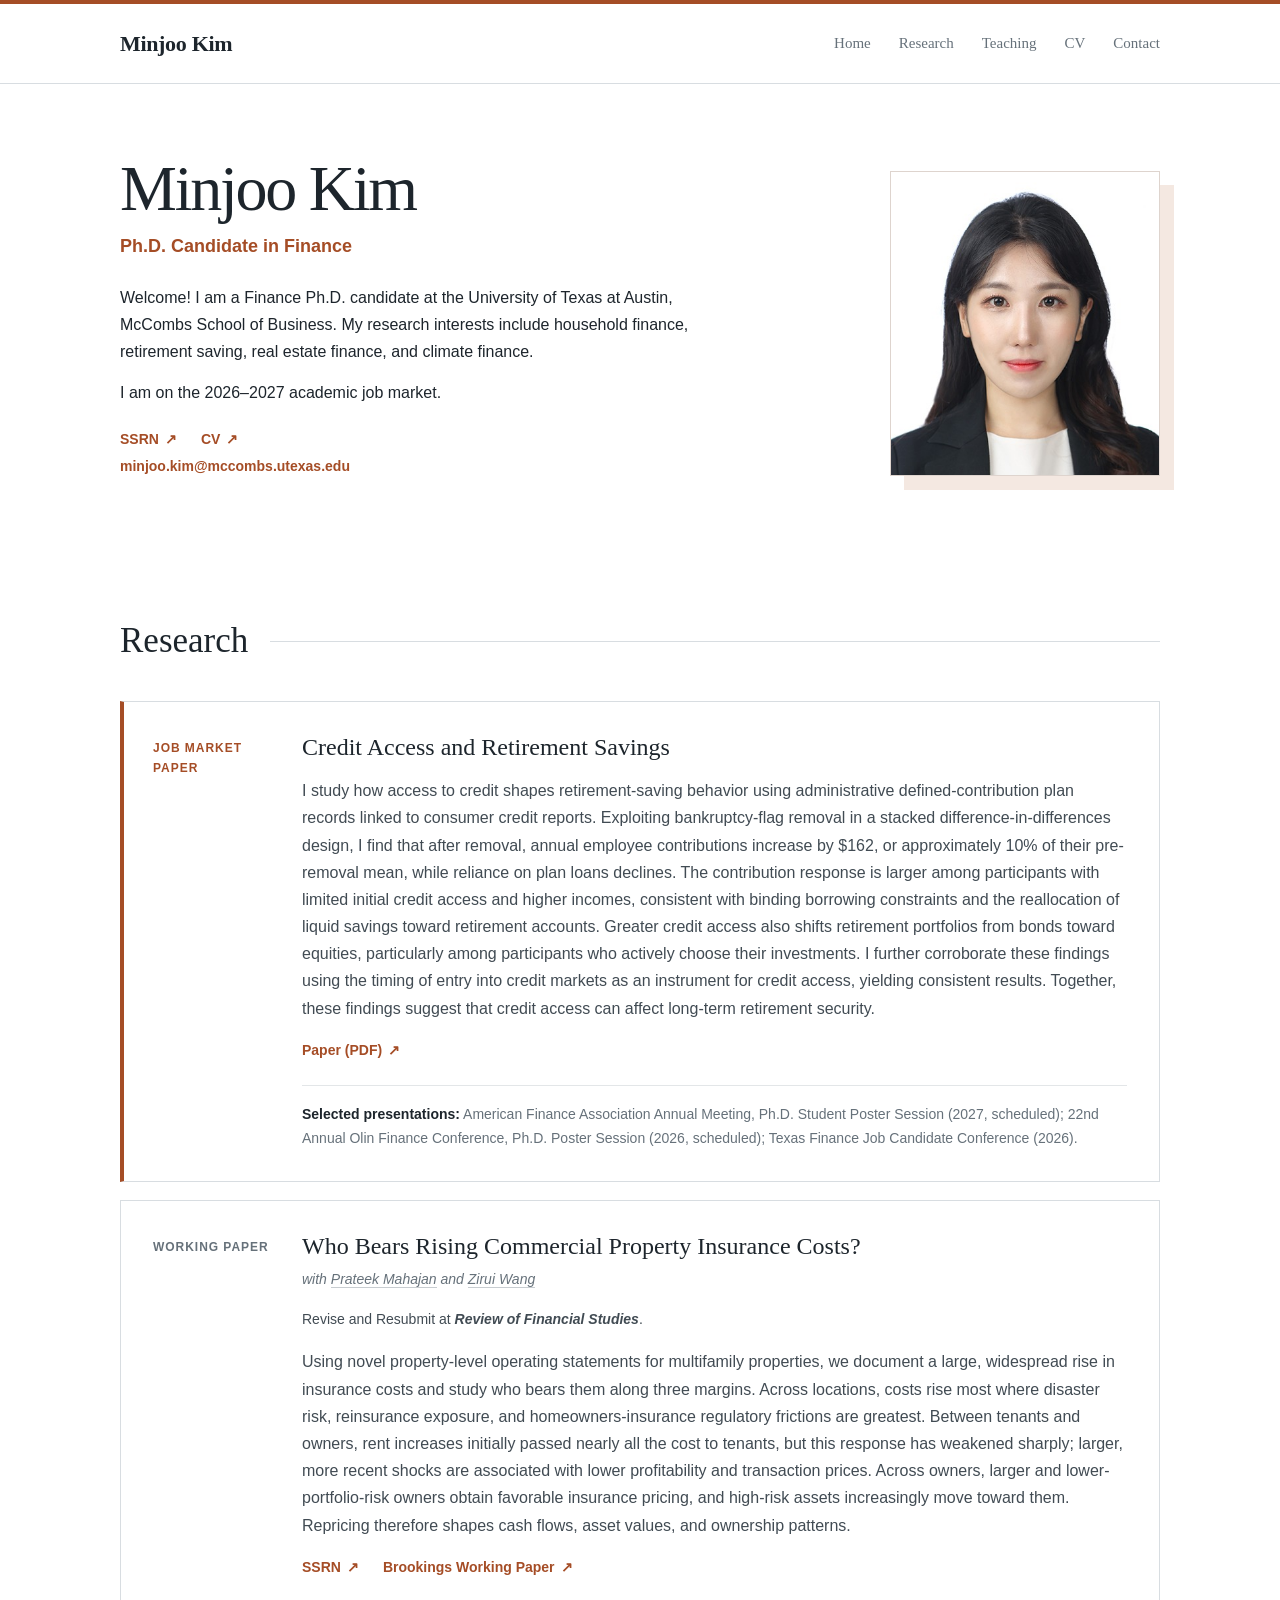
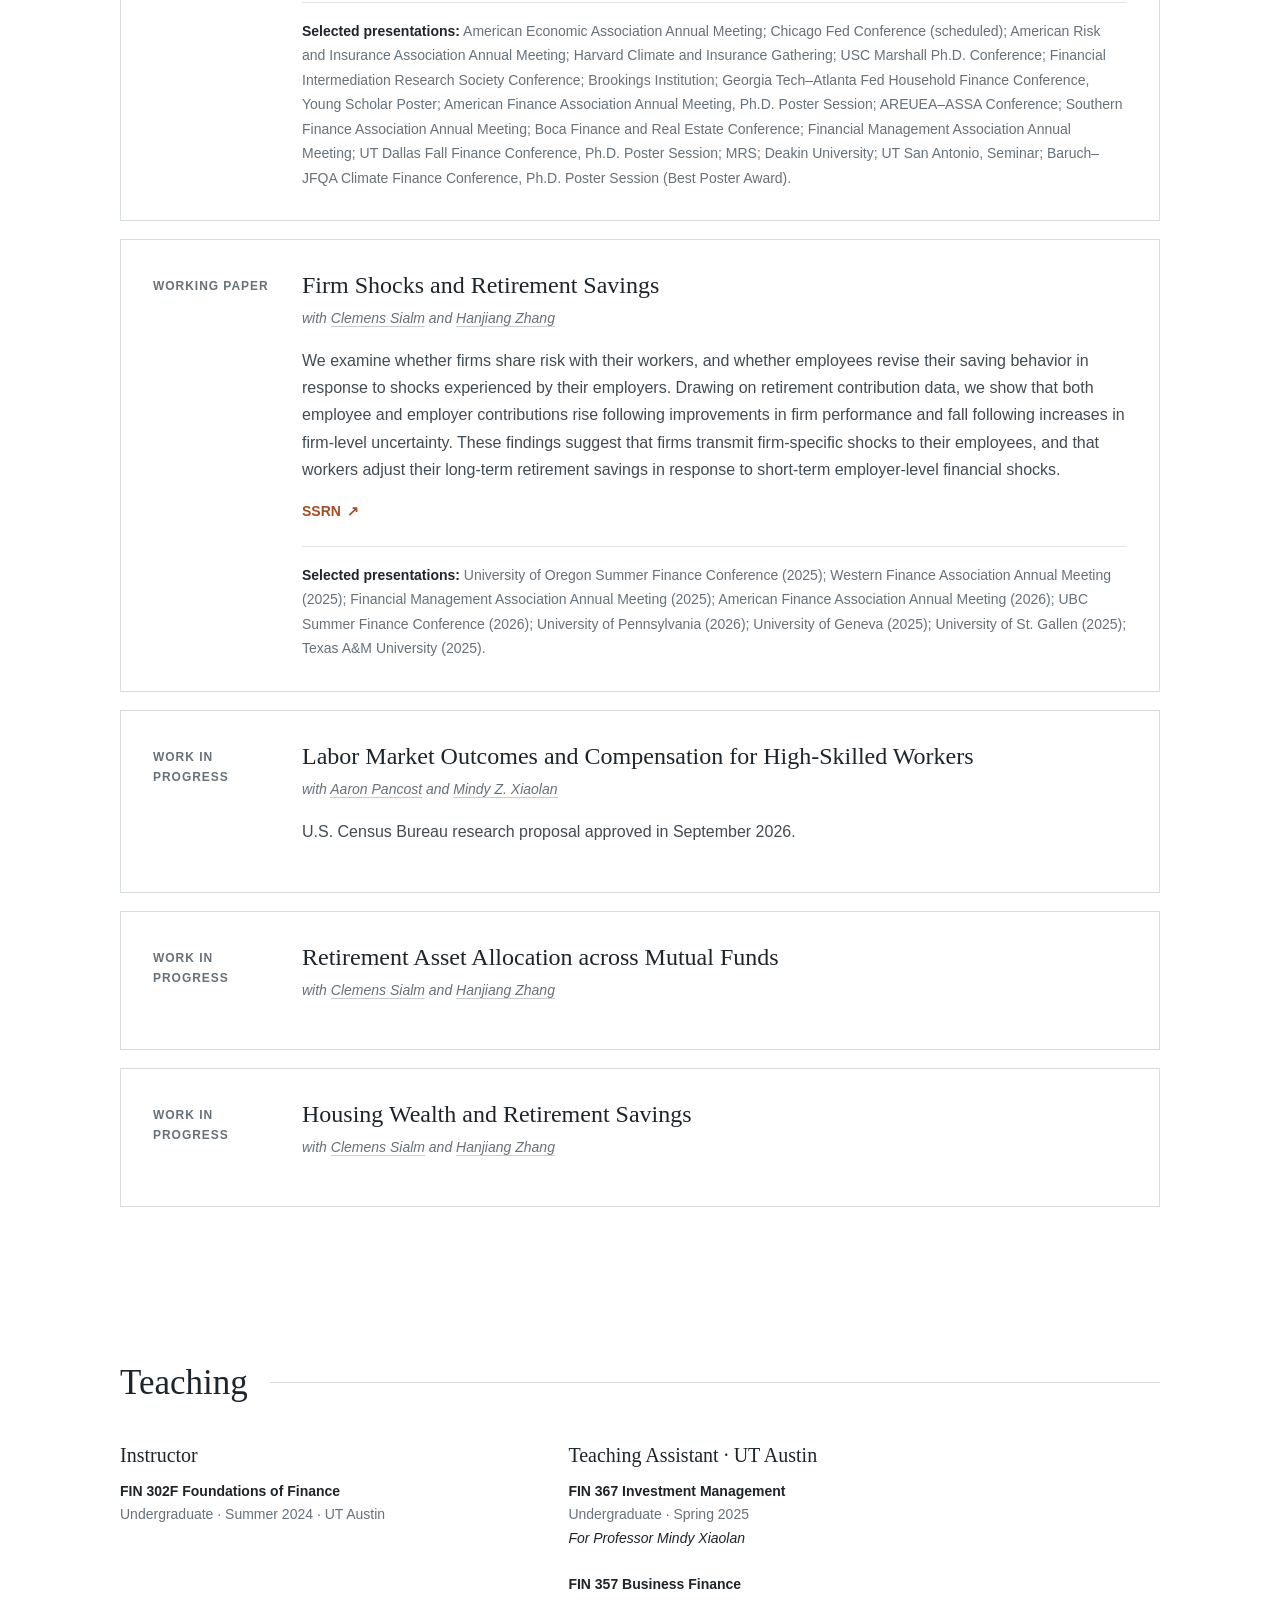
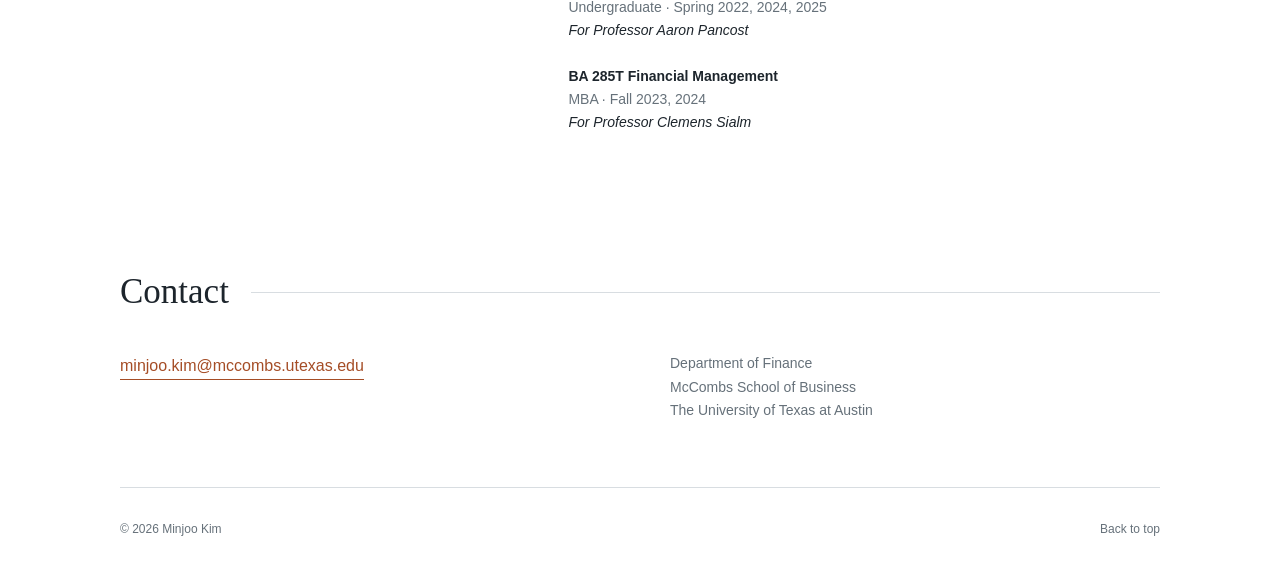
<file: index.html>
<!doctype html>
<html lang="en">
  <head>
    <meta charset="utf-8" />
    <meta name="viewport" content="width=device-width, initial-scale=1" />
    <meta
      name="description"
      content="Minjoo Kim is a Finance Ph.D. candidate at the University of Texas at Austin studying household finance, retirement saving, real estate, and climate finance."
    />
    <title>Minjoo Kim | Finance Ph.D. Candidate</title>
    <link rel="canonical" href="https://minjookim-finance.github.io/" />
    <link rel="icon" href="favicon.svg" type="image/svg+xml" />
    <link rel="stylesheet" href="styles.css?v=20261107" />
  </head>
  <body>
    <main id="home">
      <header class="site-header">
        <a class="site-name" href="#home">Minjoo Kim</a>
        <nav aria-label="Primary navigation">
          <a href="#home">Home</a>
          <a href="#research">Research</a>
          <a href="#teaching">Teaching</a>
          <a href="cv.pdf?v=20261109-blue-links" target="_blank" rel="noopener noreferrer">CV</a>
          <a href="#contact">Contact</a>
        </nav>
      </header>

      <section class="intro" aria-labelledby="intro-title">
        <img
          class="portrait"
          src="minjoo-kim.png"
          alt="Portrait of Minjoo Kim"
          width="412"
          height="466"
        />
        <div class="intro-copy">
          <h1 id="intro-title">Minjoo Kim</h1>
          <p class="role">Ph.D. Candidate in Finance</p>
          <p>
            Welcome! I am a Finance Ph.D. candidate at the University of Texas
            at Austin, McCombs School of Business. My research interests include
            household finance, retirement saving, real estate finance, and
            climate finance.
          </p>
          <p>I am on the 2026–2027 academic job market.</p>
          <div class="intro-links">
            <a
              class="text-link"
              href="https://papers.ssrn.com/sol3/cf_dev/AbsByAuth.cfm?per_id=6722458"
              target="_blank"
              rel="noreferrer"
            >SSRN <span aria-hidden="true">↗</span></a>
            <a class="text-link" href="cv.pdf?v=20261109-blue-links" target="_blank" rel="noopener noreferrer">CV <span aria-hidden="true">↗</span></a>
          </div>
          <p class="intro-email">
            <span class="text-link">minjoo.kim@mccombs.utexas.edu</span>
          </p>
        </div>
      </section>

      <section class="section" id="research">
        <h2>Research</h2>

        <article class="paper featured-paper">
          <div class="paper-label">Job Market Paper</div>
          <div class="paper-body">
            <h3>Credit Access and Retirement Savings</h3>
            <p>I study how access to credit shapes retirement-saving behavior using administrative defined-contribution plan records linked to consumer credit reports. Exploiting bankruptcy-flag removal in a stacked difference-in-differences design, I find that after removal, annual employee contributions increase by $162, or approximately 10% of their pre-removal mean, while reliance on plan loans declines. The contribution response is larger among participants with limited initial credit access and higher incomes, consistent with binding borrowing constraints and the reallocation of liquid savings toward retirement accounts. Greater credit access also shifts retirement portfolios from bonds toward equities, particularly among participants who actively choose their investments. I further corroborate these findings using the timing of entry into credit markets as an instrument for credit access, yielding consistent results. Together, these findings suggest that credit access can affect long-term retirement security.</p>
            <div class="paper-links">
              <a class="text-link" href="https://www.dropbox.com/scl/fi/dglsibqgftxxsbpecxyi1/Credit_Access_and_Retirement_Savings.pdf?rlkey=s6qvxqg0o8bm8ei02ia1m0xuy&amp;dl=0" target="_blank" rel="noopener noreferrer">Paper (PDF) <span aria-hidden="true">↗</span></a>
            </div>
            <p class="presentations">
              <strong>Selected presentations:</strong> American Finance
              Association Annual Meeting, Ph.D. Student Poster Session (2027,
              scheduled); 22nd Annual Olin Finance Conference, Ph.D. Poster Session
              (2026, scheduled); Texas Finance Job Candidate Conference (2026).
            </p>
          </div>
        </article>

        <article class="paper">
          <div class="paper-label">Working Paper</div>
          <div class="paper-body">
            <h3>Who Bears Rising Commercial Property Insurance Costs?</h3>
            <p class="authors">
              with
              <a href="https://www.prateekmahajan.com/" target="_blank" rel="noreferrer">Prateek Mahajan</a>
              and
              <a href="https://www.zirui-wang.com/" target="_blank" rel="noreferrer">Zirui Wang</a>
            </p>
            <p class="journal-status">Revise and Resubmit at <strong><em>Review of Financial Studies</em></strong>.</p>
            <p>
              Using novel property-level operating statements for multifamily
              properties, we document a large, widespread rise in insurance
              costs and study who bears them along three margins. Across
              locations, costs rise most where disaster risk, reinsurance
              exposure, and homeowners-insurance regulatory frictions are
              greatest. Between tenants and owners, rent increases initially
              passed nearly all the cost to tenants, but this response has
              weakened sharply; larger, more recent shocks are associated with
              lower profitability and transaction prices. Across owners,
              larger and lower-portfolio-risk owners obtain favorable insurance
              pricing, and high-risk assets increasingly move toward them.
              Repricing therefore shapes cash flows, asset values, and ownership
              patterns.
            </p>
            <div class="paper-links">
              <a class="text-link" href="https://papers.ssrn.com/sol3/papers.cfm?abstract_id=5175451" target="_blank" rel="noreferrer">SSRN <span aria-hidden="true">↗</span></a>
              <a class="text-link" href="https://www.brookings.edu/articles/who-bears-rising-commercial-property-insurance-costs/" target="_blank" rel="noreferrer">Brookings Working Paper <span aria-hidden="true">↗</span></a>
            </div>
            <p class="presentations">
              <strong>Selected presentations:</strong> American Economic
              Association Annual Meeting; Chicago Fed Conference (scheduled);
              American Risk and Insurance Association Annual Meeting; Harvard
              Climate and Insurance Gathering; USC Marshall Ph.D. Conference;
              Financial Intermediation Research Society Conference; Brookings
              Institution; Georgia Tech–Atlanta Fed Household Finance
              Conference, Young Scholar Poster; American Finance Association
              Annual Meeting, Ph.D. Poster Session; AREUEA–ASSA Conference;
              Southern Finance Association Annual Meeting; Boca Finance and Real
              Estate Conference; Financial Management Association Annual
              Meeting; UT Dallas Fall Finance Conference, Ph.D. Poster Session;
              MRS; Deakin University; UT San Antonio, Seminar; Baruch–JFQA
              Climate Finance Conference, Ph.D. Poster Session (Best Poster
              Award).
            </p>
          </div>
        </article>

        <article class="paper">
          <div class="paper-label">Working Paper</div>
          <div class="paper-body">
            <h3>Firm Shocks and Retirement Savings</h3>
            <p class="authors">
              with
              <a href="https://faculty.mccombs.utexas.edu/clemens.sialm/" target="_blank" rel="noreferrer">Clemens Sialm</a>
              and
              <a href="https://sites.google.com/site/hanjiangz/home" target="_blank" rel="noreferrer">Hanjiang Zhang</a>
            </p>
            <p>
              We examine whether firms share risk with their workers, and
              whether employees revise their saving behavior in response to
              shocks experienced by their employers. Drawing on retirement
              contribution data, we show that both employee and employer
              contributions rise following improvements in firm performance
              and fall following increases in firm-level uncertainty. These
              findings suggest that firms transmit firm-specific shocks to
              their employees, and that workers adjust their long-term
              retirement savings in response to short-term employer-level
              financial shocks.
            </p>
            <div class="paper-links">
              <a class="text-link" href="https://papers.ssrn.com/sol3/papers.cfm?abstract_id=5183691" target="_blank" rel="noreferrer">SSRN <span aria-hidden="true">↗</span></a>
            </div>
            <p class="presentations">
              <strong>Selected presentations:</strong> University of Oregon
              Summer Finance Conference (2025); Western Finance Association
              Annual Meeting (2025); Financial Management Association Annual
              Meeting (2025); American Finance Association Annual Meeting
              (2026); UBC Summer Finance Conference (2026); University of
              Pennsylvania (2026); University of Geneva (2025); University of
              St. Gallen (2025); Texas A&amp;M University (2025).
            </p>
          </div>
        </article>

        <article class="paper">
          <div class="paper-label">Work in Progress</div>
          <div class="paper-body">
            <h3>Labor Market Outcomes and Compensation for High-Skilled Workers</h3>
            <p class="authors">
              with
              <a href="https://sites.google.com/site/aaronpancost/home" target="_blank" rel="noreferrer">Aaron Pancost</a>
              and
              <a href="https://sites.google.com/view/mindyxiaolan" target="_blank" rel="noreferrer">Mindy Z. Xiaolan</a>
            </p>
            <p>U.S. Census Bureau research proposal approved in September 2026.</p>
          </div>
        </article>

        <article class="paper">
          <div class="paper-label">Work in Progress</div>
          <div class="paper-body">
            <h3>Retirement Asset Allocation across Mutual Funds</h3>
            <p class="authors">
              with
              <a href="https://faculty.mccombs.utexas.edu/clemens.sialm/" target="_blank" rel="noreferrer">Clemens Sialm</a>
              and
              <a href="https://sites.google.com/site/hanjiangz/home" target="_blank" rel="noreferrer">Hanjiang Zhang</a>
            </p>
          </div>
        </article>

        <article class="paper">
          <div class="paper-label">Work in Progress</div>
          <div class="paper-body">
            <h3>Housing Wealth and Retirement Savings</h3>
            <p class="authors">
              with
              <a href="https://faculty.mccombs.utexas.edu/clemens.sialm/" target="_blank" rel="noreferrer">Clemens Sialm</a>
              and
              <a href="https://sites.google.com/site/hanjiangz/home" target="_blank" rel="noreferrer">Hanjiang Zhang</a>
            </p>
          </div>
        </article>
      </section>

      <section class="section" id="teaching">
        <h2>Teaching</h2>
        <div class="teaching-list">
          <div>
            <h3>Instructor</h3>
            <p>
              <strong>FIN 302F Foundations of Finance</strong><br />
              Undergraduate · Summer 2024 · UT Austin
            </p>
          </div>
          <div>
            <h3>Teaching Assistant · UT Austin</h3>
            <p>
              <strong>FIN 367 Investment Management</strong><br />
              Undergraduate · Spring 2025<br />
              <span class="professor">For Professor Mindy Xiaolan</span><br /><br />
              <strong>FIN 357 Business Finance</strong><br />
              Undergraduate · Spring 2022, 2024, 2025<br />
              <span class="professor">For Professor Aaron Pancost</span><br /><br />
              <strong>BA 285T Financial Management</strong><br />
              MBA · Fall 2023, 2024<br />
              <span class="professor">For Professor Clemens Sialm</span>
            </p>
          </div>
        </div>
      </section>

      <section class="section" id="contact">
        <h2>Contact</h2>
        <div class="contact-grid">
          <a href="mailto:minjoo.kim@mccombs.utexas.edu">minjoo.kim@mccombs.utexas.edu</a>
          <p>
            Department of Finance<br />
            McCombs School of Business<br />
            The University of Texas at Austin
          </p>
        </div>
      </section>

      <footer>
        <span>© 2026 Minjoo Kim</span>
        <a href="#home">Back to top</a>
      </footer>
    </main>
    <script src="/assets/js/visit.js" defer></script>
  </body>
</html>
</file>
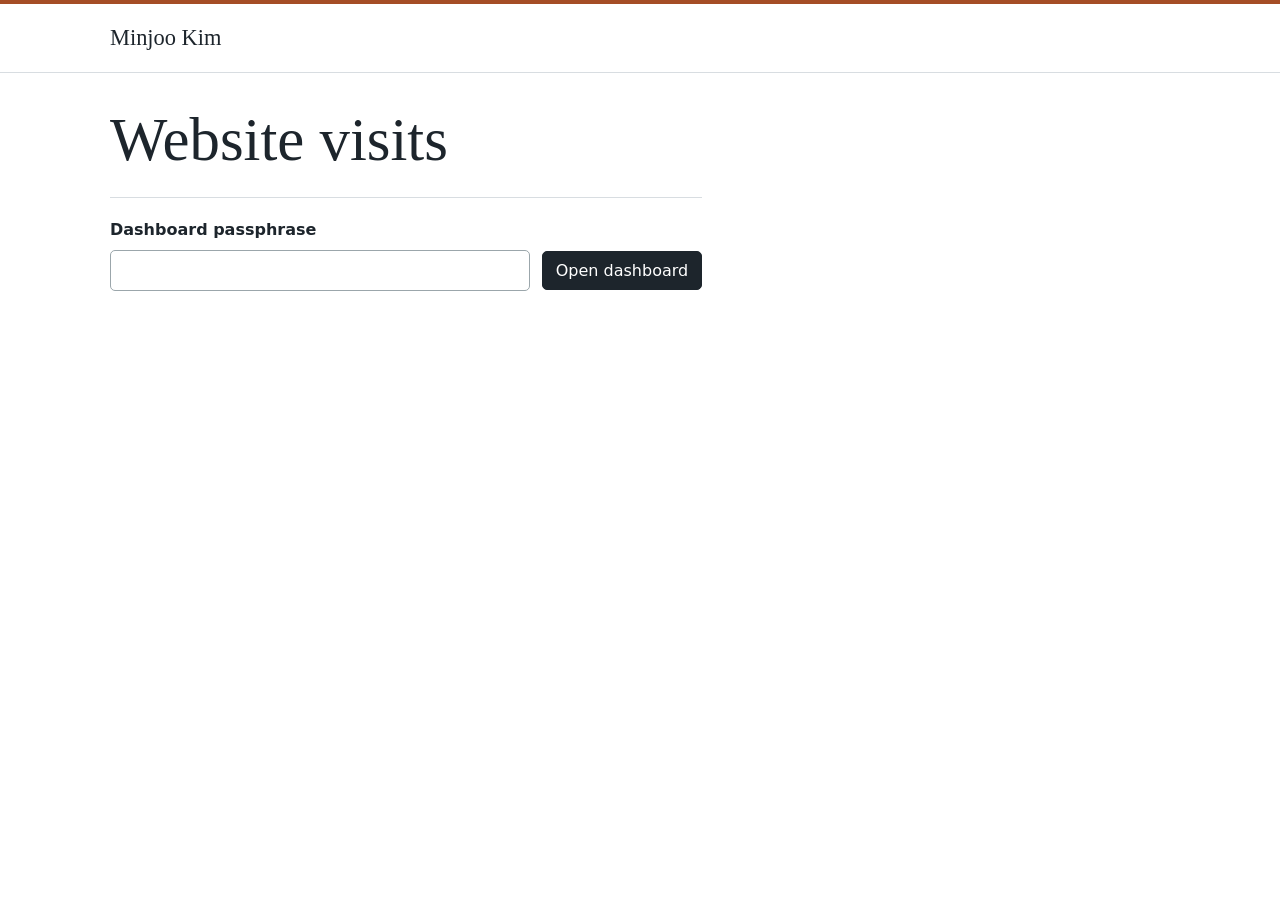
<file: visits/index.html>
<!doctype html>
<html lang="en">
<head>
  <meta charset="utf-8">
  <meta name="viewport" content="width=device-width, initial-scale=1">
  <meta name="robots" content="noindex, nofollow">
  <meta name="referrer" content="no-referrer">
  <meta http-equiv="Content-Security-Policy" content="default-src 'self'; connect-src https://website-visit-relay.minjoo-kim-06b.workers.dev; style-src 'self' 'unsafe-inline'; object-src 'none'; base-uri 'none'; form-action 'none'">
  <title>Website visits | Minjoo Kim</title>
  <link rel="icon" href="/favicon.svg" type="image/svg+xml">
  <link rel="stylesheet" href="./dashboard.css">
  <script src="./dashboard.js" defer></script>
</head>
<body>
  <header><div class="wrap mast"><a href="/">Minjoo Kim</a><button id="lock" type="button" hidden>Lock dashboard</button></div></header>
  <main class="wrap">
    <h1>Website visits</h1>
    <form id="unlock" method="post">
      <label for="key">Dashboard passphrase</label>
      <div class="entry"><input id="key" type="password" autocomplete="current-password" required><button class="primary" type="submit">Open dashboard</button></div>
    </form>
    <p id="status" role="status" aria-live="polite"></p>
    <div id="report" hidden>
      <div class="toolbar">
        <nav id="ranges" aria-label="Date range">
          <button type="button" data-days="1">Today</button>
          <button type="button" data-days="7" aria-pressed="true">Last 7 days</button>
          <button type="button" data-days="30">Last 30 days</button>
          <button type="button" data-days="90">Last 90 days</button>
        </nav>
        <span>US Central time</span>
      </div>
      <p id="range-note" role="status"></p>
      <dl class="metrics">
        <div><dt>Visits</dt><dd id="total">0</dd></div>
        <div><dt>Cities</dt><dd id="city-count">0</dd></div>
        <div><dt>Visits with a click</dt><dd id="click-share">–</dd></div>
        <div><dt>Median time on site</dt><dd id="median">–</dd></div>
      </dl>
      <section aria-labelledby="map-heading">
        <h2 id="map-heading">Visitor cities</h2>
        <div id="map">
          <img src="./world.png" alt="World map" width="1080" height="540">
          <div id="dots"></div>
        </div>
        <p id="map-info" class="caption" aria-live="polite"></p>
      </section>
      <div class="grid">
        <section><h2>Visits by day</h2><div id="daily"></div></section>
        <section><h2>Visits by hour</h2><div id="hourly"></div></section>
        <section><h2>Top sources</h2><div id="sources"></div></section>
        <section><h2>Top networks</h2><div id="networks"></div></section>
        <section><h2>Top cities</h2><div id="cities"></div></section>
        <section><h2>Visitor actions</h2><div id="actions"></div></section>
      </div>
      <section><h2>Recent visits</h2><div id="recent" class="table-scroll"></div></section>
      <button type="button" id="test-notification">Send test notification</button>
      <p id="test-status" role="status" aria-live="polite"></p>
    </div>
  </main>
</body>
</html>
</file>
<file: styles.css>
:root {
  --text: #1d252c;
  --muted: #66717a;
  --accent: #a54d26;
  --accent-soft: #f4e8e1;
  --border: #d8dde1;
  --soft: #f1f4f5;
  --white: #ffffff;
  --content-width: 1040px;
  --serif: "Iowan Old Style", "Palatino Linotype", Palatino, Georgia, serif;
  --sans: Inter, ui-sans-serif, -apple-system, BlinkMacSystemFont, "Segoe UI", sans-serif;
}

* {
  box-sizing: border-box;
}

html {
  scroll-behavior: smooth;
}

body {
  margin: 0;
  background: var(--white);
  color: var(--text);
  font-family: var(--sans);
  font-size: 16px;
  line-height: 1.7;
}

a {
  color: inherit;
  text-decoration: none;
}

a:focus-visible {
  outline: 2px solid var(--accent);
  outline-offset: 4px;
}

main {
  width: 100%;
  min-height: 100vh;
  margin: 0;
  padding: 0;
  background: var(--white);
}

.site-header {
  min-height: 84px;
  padding: 0 max(24px, calc((100vw - var(--content-width)) / 2));
  display: flex;
  align-items: center;
  justify-content: space-between;
  gap: 32px;
  border-top: 4px solid var(--accent);
  border-bottom: 1px solid var(--border);
}

.site-name {
  font-family: var(--serif);
  font-size: 22px;
  font-weight: 600;
  letter-spacing: -0.015em;
}

.site-header nav {
  display: flex;
  gap: 28px;
  color: var(--muted);
  font-family: var(--serif);
  font-size: 15px;
}

.site-header nav a:hover {
  color: var(--accent);
}

.intro {
  width: min(var(--content-width), calc(100% - 48px));
  margin: 0;
  margin-right: auto;
  margin-left: auto;
  padding: 70px 0 54px;
  display: grid;
  grid-template-columns: minmax(0, 1fr) 270px;
  justify-content: space-between;
  gap: 64px;
  align-items: center;
  background: var(--white);
  border-bottom: 0;
}

.portrait {
  width: 100%;
  height: auto;
  aspect-ratio: 412 / 466;
  display: block;
  grid-column: 2;
  grid-row: 1;
  border: 1px solid #ded4ce;
  box-shadow: 14px 14px 0 var(--accent-soft);
  object-fit: cover;
  object-position: center top;
}

.intro-copy {
  grid-column: 1;
  grid-row: 1;
}

.intro h1 {
  margin: 0;
  font-family: var(--serif);
  font-size: clamp(48px, 5vw, 64px);
  font-weight: 400;
  letter-spacing: -0.035em;
  line-height: 1.08;
}

.role {
  margin: 8px 0 22px;
  color: var(--accent);
  font-size: 18px;
  font-weight: 600;
}

.intro-copy > p:not(.role) {
  max-width: 620px;
  margin: 0 0 14px;
}

.intro-links {
  margin-top: 22px;
  display: flex;
  flex-wrap: wrap;
  gap: 12px 24px;
}

.text-link {
  width: fit-content;
  display: inline-flex;
  align-items: center;
  gap: 6px;
  color: var(--accent);
  font-size: 14px;
  font-weight: 600;
}

.text-link:hover {
  text-decoration: underline;
  text-underline-offset: 4px;
}

.section {
  width: min(var(--content-width), calc(100% - 48px));
  margin: 0 auto;
  padding: 64px 0;
  border-top: 0;
  scroll-margin-top: 20px;
}

.section > h2 {
  margin: 0 0 30px;
  display: flex;
  align-items: center;
  gap: 22px;
  font-family: var(--serif);
  font-size: 35px;
  font-weight: 400;
}

.section > h2::after {
  height: 1px;
  flex: 1;
  background: var(--border);
  content: "";
}

.paper {
  margin: 0 0 18px;
  padding: 30px 32px;
  display: grid;
  grid-template-columns: 125px minmax(0, 1fr);
  gap: 24px;
  background: var(--white);
  border: 1px solid var(--border);
}

.section > h2 + .paper {
  padding-top: 30px;
}

.featured-paper {
  padding-left: 29px;
  border-left: 4px solid var(--accent);
}

.paper-label {
  padding-top: 6px;
  color: var(--muted);
  font-size: 12px;
  font-weight: 600;
  letter-spacing: 0.08em;
  text-transform: uppercase;
}

.featured-paper .paper-label {
  color: var(--accent);
}

.paper-body h3,
.teaching-list h3 {
  margin: 0;
  font-family: var(--serif);
  font-size: 24px;
  font-weight: 400;
  line-height: 1.3;
}

.paper-body > p {
  max-width: none;
  margin: 14px 0 17px;
  color: #414b53;
}

.paper-body .authors,
.paper-body .availability {
  margin-top: 6px;
  margin-bottom: 16px;
  color: var(--muted);
  font-size: 14px;
  font-style: italic;
}

.paper-body .availability {
  color: var(--accent);
  font-style: normal;
}

.paper-body .journal-status {
  font-size: 14px;
}

.paper-body .authors a {
  color: inherit;
  border-bottom: 1px solid #c8cdd1;
}

.paper-body .authors a:hover {
  color: var(--accent);
  border-bottom-color: var(--accent);
}

.paper-body .support {
  margin: -4px 0 16px;
  color: var(--muted);
  font-size: 14px;
}

.paper-body .support a {
  color: inherit;
  border-bottom: 1px solid #c8cdd1;
}

.paper-body .support a:hover {
  color: var(--accent);
  border-bottom-color: var(--accent);
}

.paper-links {
  display: flex;
  flex-wrap: wrap;
  gap: 12px 24px;
}

.paper-body .presentations {
  max-width: none;
  margin: 22px 0 0;
  padding: 16px 0 0;
  background: transparent;
  border-top: 1px solid #e3e6e8;
  color: var(--muted);
  font-size: 14px;
  line-height: 1.75;
}

.paper-body .presentations strong,
.teaching-list strong {
  color: var(--text);
  font-weight: 600;
}

.paper-body .presentation-link {
  color: inherit;
  border-bottom: 1px solid #c8cdd1;
}

.paper-body .presentation-link:hover {
  color: var(--accent);
  border-bottom-color: var(--accent);
}

#teaching {
  padding-right: 0;
  padding-left: 0;
  background: var(--white);
  border-left: 0;
}

.teaching-list {
  display: grid;
  grid-template-columns: minmax(0, 0.8fr) minmax(0, 1.2fr);
  gap: 54px;
}

.teaching-list h3 {
  font-size: 20px;
}

.teaching-list p {
  margin: 12px 0 0;
  color: var(--muted);
  font-size: 14px;
  line-height: 1.65;
}

.teaching-list .professor {
  color: var(--text);
  font-style: italic;
}

.contact-grid {
  display: grid;
  grid-template-columns: 1fr 1fr;
  gap: 60px;
}

.contact-grid a {
  width: fit-content;
  height: fit-content;
  color: var(--accent);
  border-bottom: 1px solid var(--accent);
}

.contact-grid p {
  margin: 0;
  color: var(--muted);
  font-size: 14px;
}

footer {
  width: min(var(--content-width), calc(100% - 48px));
  min-height: 82px;
  margin: 0 auto;
  padding: 0;
  display: flex;
  align-items: center;
  justify-content: space-between;
  border-top: 1px solid var(--border);
  color: var(--muted);
  font-size: 12px;
}

@media (max-width: 760px) {
  main {
    width: 100%;
    padding: 0;
    box-shadow: none;
  }

  .site-header {
    min-height: 70px;
    padding-right: 20px;
    padding-left: 20px;
  }

  .site-header nav {
    gap: 15px;
    font-size: 13px;
  }

  .intro {
    width: calc(100% - 40px);
    margin-top: 0;
    padding: 56px 0 50px;
    grid-template-columns: 1fr;
    gap: 38px;
  }

  .portrait {
    width: min(100%, 300px);
    height: auto;
    grid-column: 1;
    grid-row: 1;
    aspect-ratio: 412 / 466;
    box-shadow: 10px 10px 0 var(--accent-soft);
  }

  .intro-copy {
    grid-column: 1;
    grid-row: 2;
  }

  .section {
    width: calc(100% - 40px);
    padding: 52px 0;
  }

  .paper {
    grid-template-columns: 1fr;
    gap: 12px;
    padding: 26px 22px;
  }

  .section > h2 + .paper {
    padding-top: 26px;
  }

  .featured-paper {
    padding-left: 19px;
  }

  .paper-label {
    padding-top: 0;
  }

  #teaching {
    padding-right: 0;
    padding-left: 0;
  }

  .teaching-list,
  .contact-grid {
    grid-template-columns: 1fr;
    gap: 34px;
  }

  footer {
    width: calc(100% - 40px);
    padding-right: 0;
    padding-left: 0;
  }
}

@media (max-width: 520px) {
  .site-header {
    padding: 16px 0;
    align-items: flex-start;
    flex-direction: column;
    gap: 10px;
  }

  .site-header nav {
    width: 100%;
    justify-content: space-between;
  }
}

@media (prefers-reduced-motion: reduce) {
  html {
    scroll-behavior: auto;
  }
}
</file>
<file: visits/dashboard.css>
:root {
  color-scheme: light;
  --ink: #1d252c;
  --muted: #56646a;
  --line: #d8dde1;
  --accent: #a54d26;
  --soft: #eff4f6;
  --serif: "Iowan Old Style", "Palatino Linotype", Georgia, serif;
  --sans: Inter, ui-sans-serif, system-ui, sans-serif;
}
* { box-sizing: border-box; }
[hidden] { display: none !important; }
body { margin: 0; color: var(--ink); background: white; font: 16px/1.5 var(--sans); }
.wrap { width: min(1060px, calc(100% - 44px)); margin-inline: auto; }
header { border-top: 4px solid var(--accent); border-bottom: 1px solid var(--line); }
.mast, .toolbar, .entry { display: flex; align-items: center; gap: .75rem; flex-wrap: wrap; }
.mast, .toolbar { justify-content: space-between; }
.mast { min-height: 68px; }
.mast a { color: inherit; text-decoration: none; font: 1.4rem var(--serif); }
main { padding-block: 32px 72px; }
h1, h2 { margin: 0; font-family: var(--serif); font-weight: 500; }
h1 { margin-bottom: 22px; font-size: clamp(2.4rem, 6vw, 3.8rem); line-height: 1.15; }
h2 { margin-bottom: 12px; font-size: 1.5rem; }
button, input { font: inherit; }
button { cursor: pointer; color: var(--ink); background: white; border: 1px solid var(--line); padding: .42rem .8rem; border-radius: 5px; }
button:hover { border-color: var(--accent); }
button:focus-visible, input:focus-visible, summary:focus-visible, a:focus-visible { outline: 2px solid var(--accent); outline-offset: 3px; }
button.primary, button[aria-pressed="true"] { background: var(--ink); color: white; border-color: var(--ink); }
#unlock { max-width: 37rem; border-top: 1px solid var(--line); padding-top: 20px; }
#unlock label { display: block; font-weight: 600; margin-bottom: 8px; }
.entry input { flex: 1 1 12rem; min-width: 0; border: 1px solid #9ba6ab; border-radius: 5px; padding: .48rem .65rem; }
#status, #range-note, .toolbar > span, .caption, .empty { color: var(--muted); font-size: .88rem; }
#status:empty, #range-note:empty { display: none; }
nav { display: flex; flex-wrap: wrap; gap: 6px; }
.metrics { display: grid; grid-template-columns: repeat(4,1fr); gap: 16px; margin: 24px 0 32px; border-block: 1px solid var(--line); padding-block: 20px; }
dt { color: var(--muted); font-size: .9rem; } dd { margin: 4px 0 0; font: 2.1rem var(--serif); }
section { min-width: 0; margin-block: 0 28px; }
#map { position: relative; width: 100%; overflow: hidden; background: var(--soft); border: 1px solid var(--line); border-radius: 4px; }
#map img { display: block; width: 100%; height: auto; }
#dots { position: absolute; inset: 0; }
.dot { position: absolute; padding: 0; border: 1px solid white; background: #aa5129cf; border-radius: 50%; transform: translate(-50%, -50%); }
.dot:focus, .dot:hover { z-index: 1; background: #773415; border-color: white; }
.caption { margin: 6px 0 0; min-height: 1.4em; }
.grid { display: grid; grid-template-columns: repeat(2,minmax(0,1fr)); gap: 0 38px; }
.grid section { border-top: 1px solid var(--line); padding-top: 16px; }
.bars { display: flex; gap: 1px; align-items: flex-end; height: 96px; border-bottom: 1px solid var(--line); }
.bar { flex: 1; min-width: 0; background: var(--accent); }
.axis { display: flex; justify-content: space-between; gap: 10px; margin: 4px 0; font-size: .75rem; color: var(--muted); }
details { margin: 8px 0; } summary { cursor: pointer; font-size: .88rem; color: var(--muted); }
.table-scroll { max-width: 100%; overflow-x: auto; }
table { width: 100%; border-collapse: collapse; font-size: .88rem; }
th, td { padding: 7px 5px; border-bottom: 1px solid var(--line); text-align: left; vertical-align: top; overflow-wrap: anywhere; }
th { font-weight: 600; color: var(--muted); }
.ranking th:last-child, .ranking td:last-child { text-align: right; font-variant-numeric: tabular-nums; }
#recent table { min-width: 750px; }
#recent td:first-child { min-width: 11ch; }
@media (max-width: 650px) {
  .wrap { width: calc(100% - 28px); } .metrics { grid-template-columns: 1fr 1fr; }
  .grid { grid-template-columns: 1fr; } .toolbar { align-items: flex-start; } main { padding-top: 24px; }
}

#test-status { color: var(--muted); font-size: .88rem; }
button:disabled { opacity: .65; cursor: progress; }
</file>
